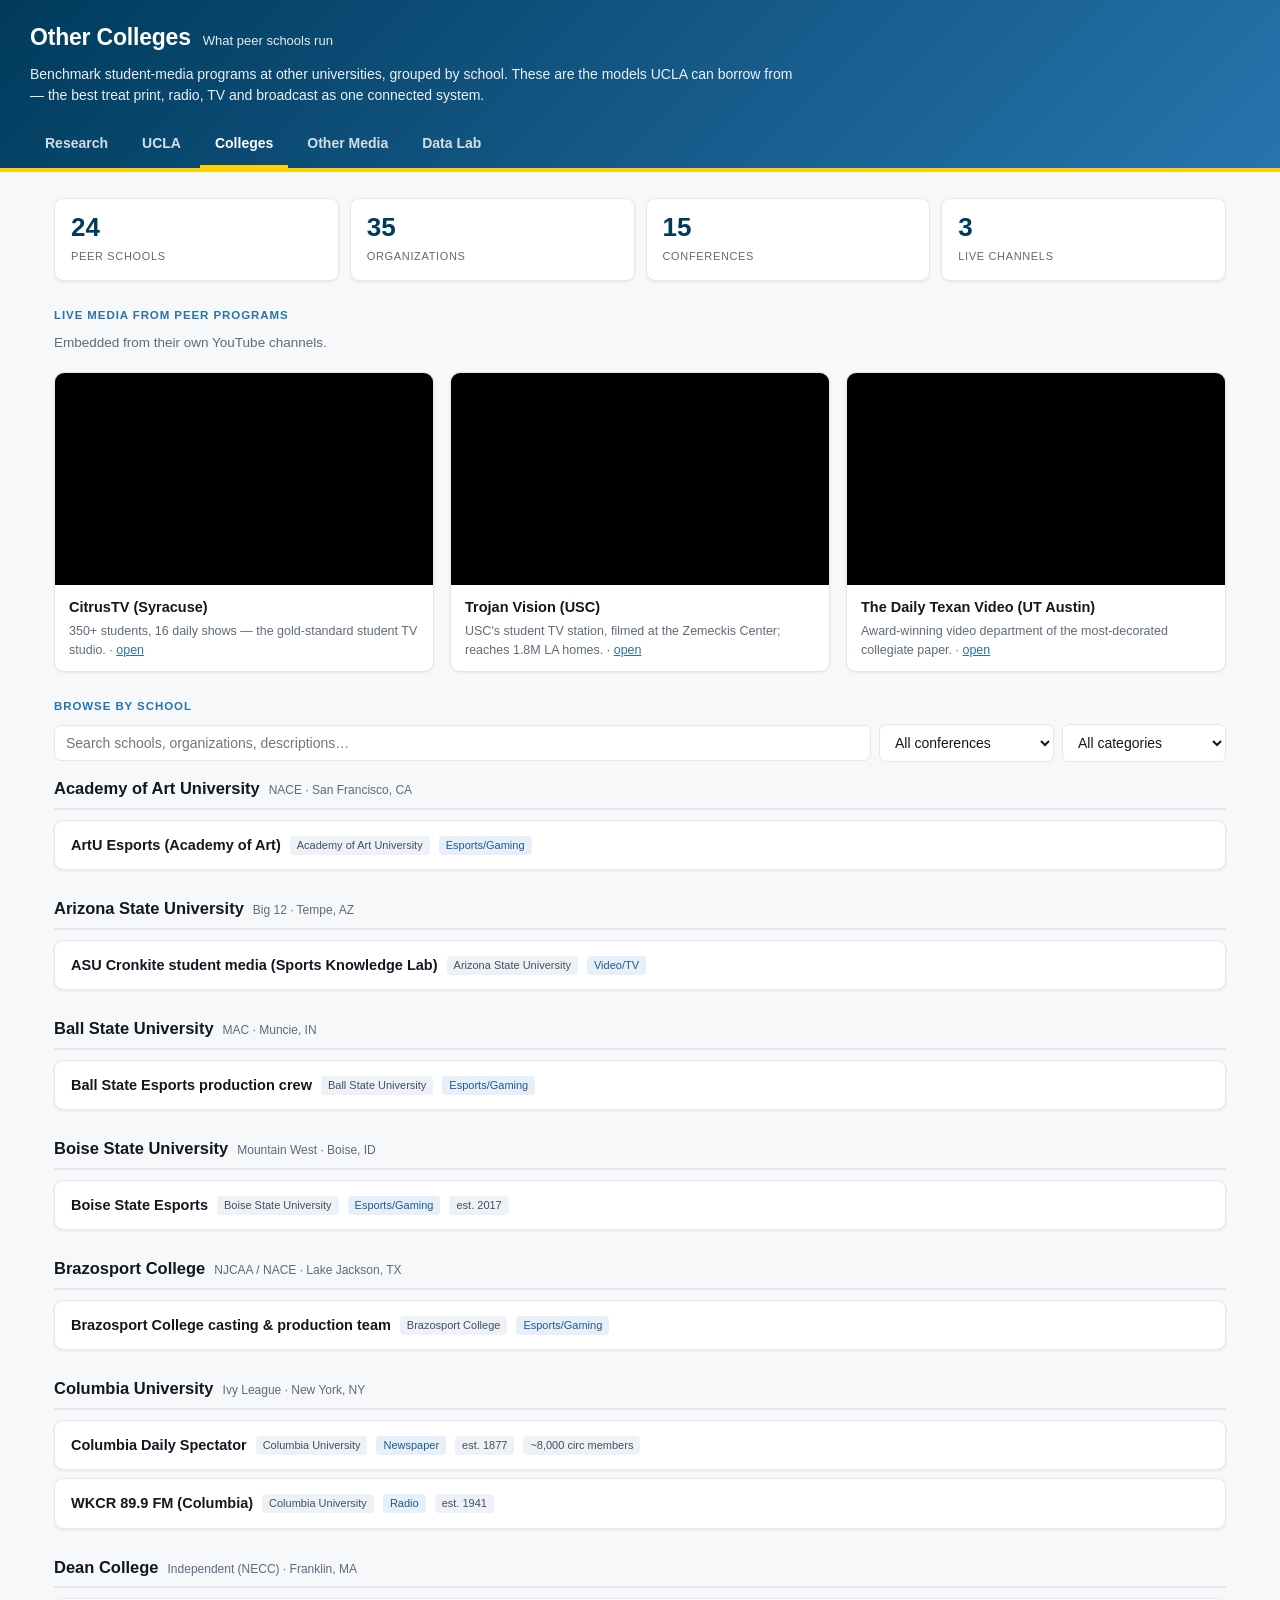
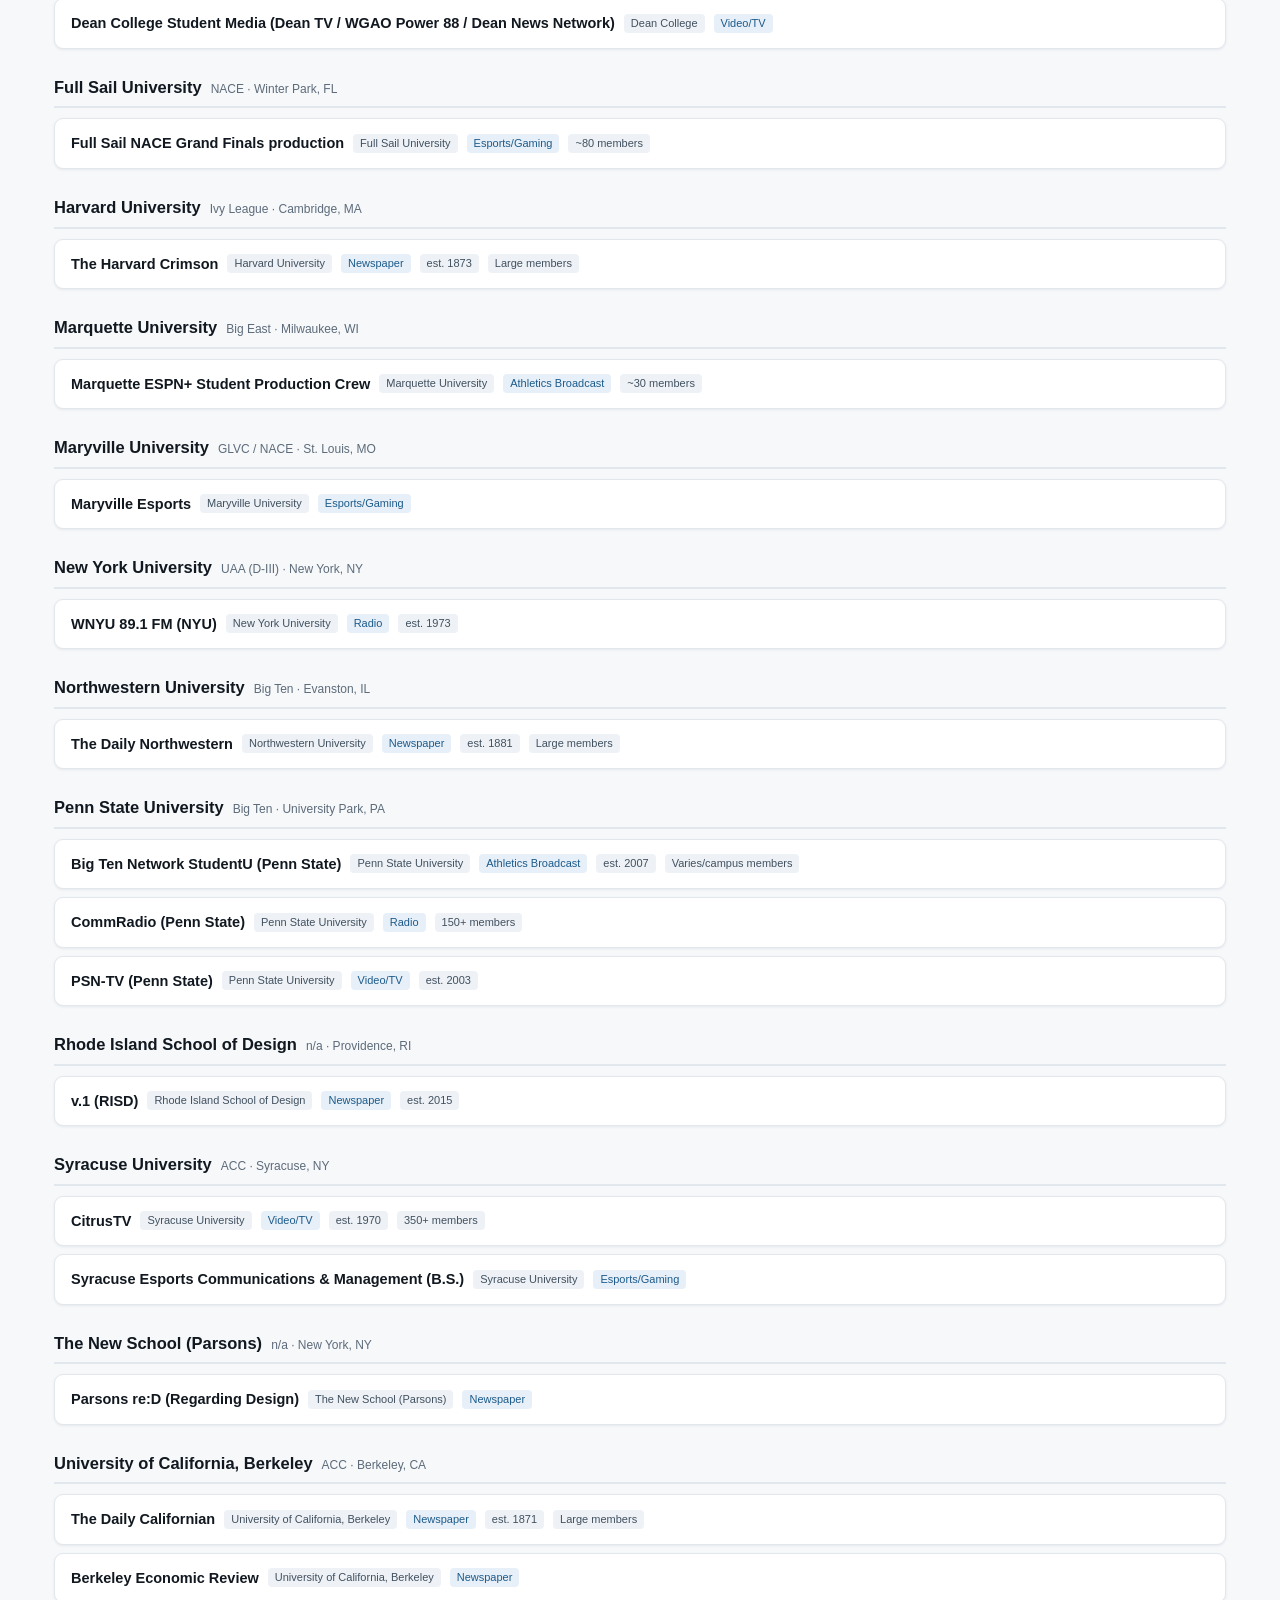
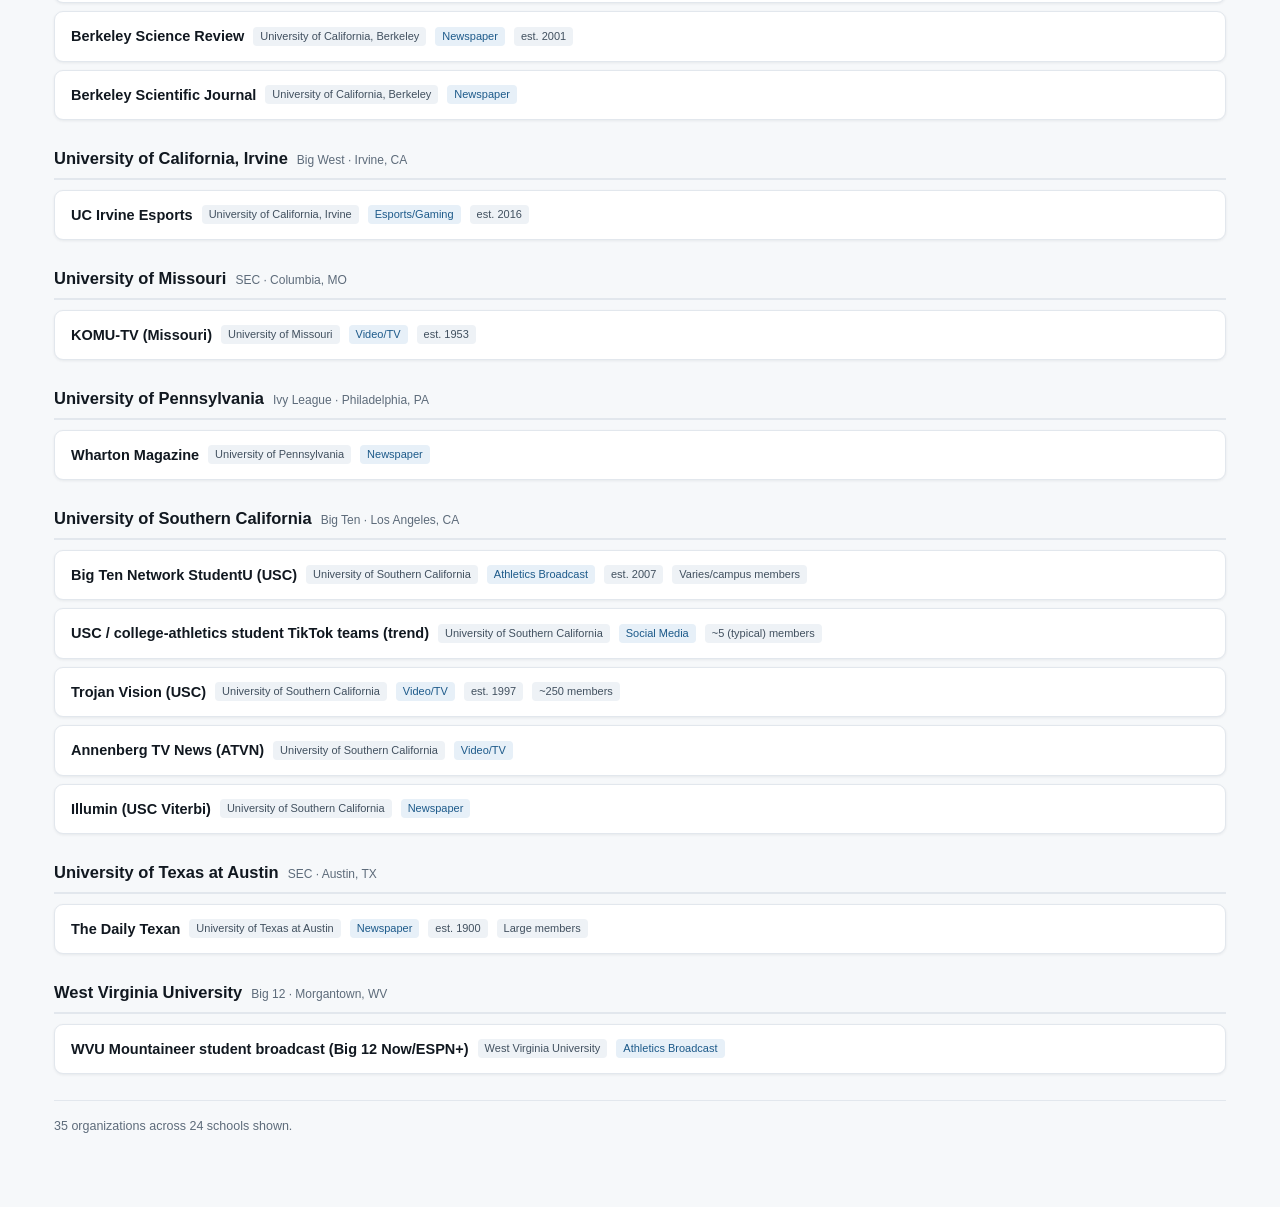
<file: colleges.html>
<!DOCTYPE html>
<html lang="en">
<head>
<meta charset="utf-8">
<meta name="viewport" content="width=device-width, initial-scale=1">
<title>Colleges — BruinCast</title>
<link rel="stylesheet" href="assets/app.css">
</head>
<body>
<header>
  <div class="hwrap">
    <div class="brand"><h1>Other Colleges</h1>
      <span class="tag-line">What peer schools run</span></div>
    <p class="lead">Benchmark student-media programs at other universities, grouped by school. These are the
      models UCLA can borrow from — the best treat print, radio, TV and broadcast as one connected system.</p>
    <nav class="site">
      <a href="index.html">Research</a>
      <a href="ucla.html">UCLA</a>
      <a href="colleges.html" aria-current="page">Colleges</a>
      <a href="other-media.html">Other Media</a>
      <a href="data-lab.html">Data Lab</a>
    </nav>
  </div>
</header>

<div class="wrap">
  <div class="stats" id="stats"></div>

  <div class="eyebrow">Live media from peer programs</div>
  <p class="sub">Embedded from their own YouTube channels.</p>
  <div id="embeds"></div>

  <div class="eyebrow">Browse by school</div>
  <div class="controls">
    <input type="search" id="q" placeholder="Search schools, organizations, descriptions…">
    <select id="conf"><option value="">All conferences</option></select>
    <select id="cat"><option value="">All categories</option></select>
  </div>
  <div id="groups"></div>

  <footer id="foot"></footer>
</div>

<script src="assets/data.js"></script>
<script src="assets/site.js"></script>
<script>
const {DB, el, esc, by, embeds, orgDetails} = BC;
const UCLA = (DB.schools.find(s=>/Los Angeles/.test(s.school_name))||{}).school_id;

// only non-UCLA schools that actually have organizations
const peerOrgs = DB.organizations.filter(o=>String(o.school_id)!==String(UCLA));
const peerSchoolIds = [...new Set(peerOrgs.map(o=>String(o.school_id)))];

el("stats").innerHTML = [
  ["Peer schools", peerSchoolIds.length],
  ["Organizations", peerOrgs.length],
  ["Conferences", new Set(peerSchoolIds.map(id=>{const s=by(DB.schools,"school_id",id);return s&&s.conference;}).filter(Boolean)).size],
  ["Live channels", BC.where(DB.media_embeds,"page","colleges").length],
].map(([k,v])=>`<div class="stat"><b>${v}</b><span>${k}</span></div>`).join("");

el("embeds").innerHTML = embeds("colleges");

// filter controls
const confs = [...new Set(peerSchoolIds.map(id=>{const s=by(DB.schools,"school_id",id);return s&&s.conference;}).filter(Boolean))].sort();
el("conf").innerHTML = '<option value="">All conferences</option>' + confs.map(c=>`<option>${esc(c)}</option>`).join("");
el("cat").innerHTML = '<option value="">All categories</option>' +
  DB.categories.map(c=>`<option value="${c.category_id}">${esc(c.category_name)}</option>`).join("");

function render(){
  const q = el("q").value.toLowerCase().trim();
  const cf = el("conf").value, ct = el("cat").value;

  const schools = peerSchoolIds
    .map(id=>by(DB.schools,"school_id",id))
    .filter(Boolean)
    .filter(s=>!cf || s.conference===cf)
    .sort((a,b)=>a.school_name.localeCompare(b.school_name));

  let html = "", shown = 0;
  schools.forEach(s=>{
    let orgs = peerOrgs.filter(o=>String(o.school_id)===String(s.school_id));
    if(ct) orgs = orgs.filter(o=>String(o.category_id)===ct);
    if(q) orgs = orgs.filter(o=>{
      const cat = by(DB.categories,"category_id",o.category_id);
      return [o.org_name,o.what_they_create,o.how_run_notes,s.school_name,cat&&cat.category_name]
        .join(" ").toLowerCase().includes(q);
    });
    if(!orgs.length) return;
    shown += orgs.length;
    html += `<div class="schoolgroup">
      <h3>${esc(s.school_name)} <span class="conf">${esc(s.conference||"")} · ${esc(s.location||"")}</span></h3>
      ${orgs.map(orgDetails).join("")}</div>`;
  });
  el("groups").innerHTML = html || `<div class="empty">No organizations match those filters.</div>`;
  el("foot").textContent = `${shown} organizations across ${schools.length} schools shown.`;
}

["q","conf","cat"].forEach(id=>el(id).addEventListener("input",render));
render();
</script>
</body>
</html>
</file>
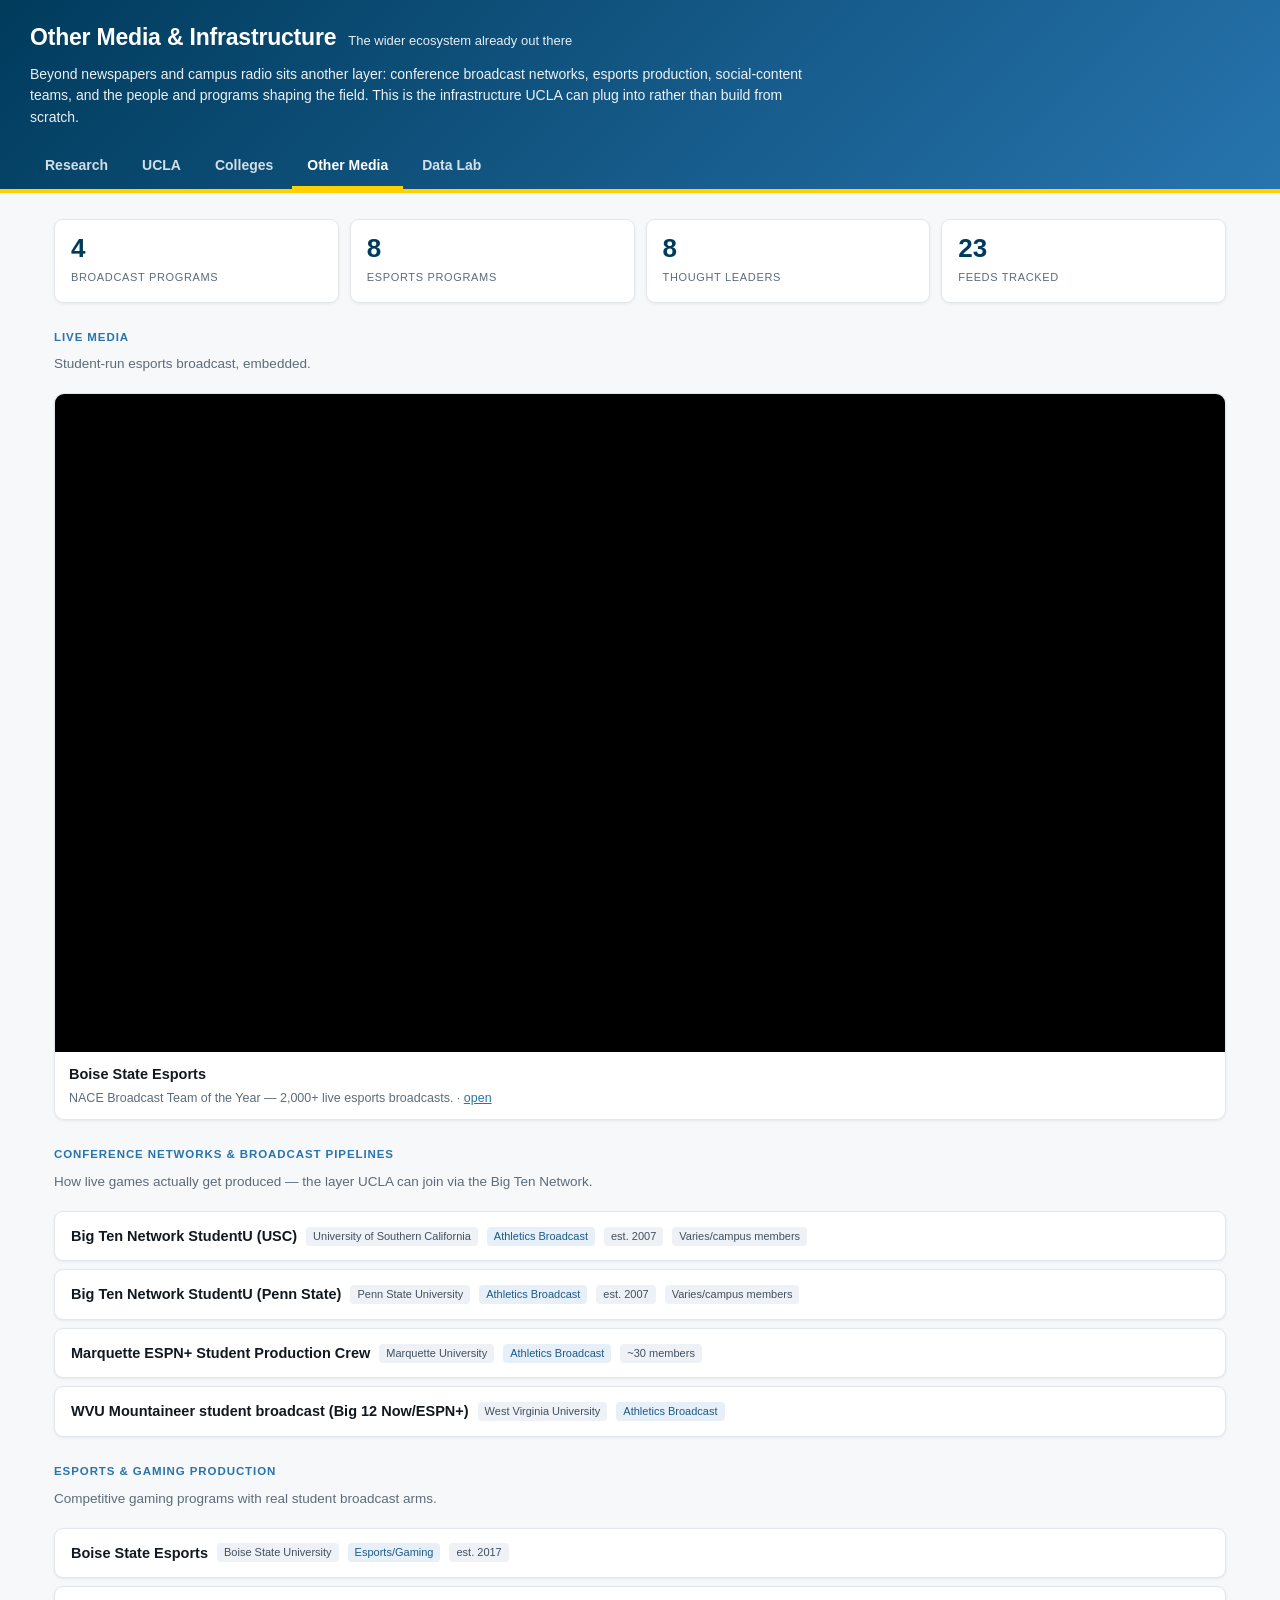
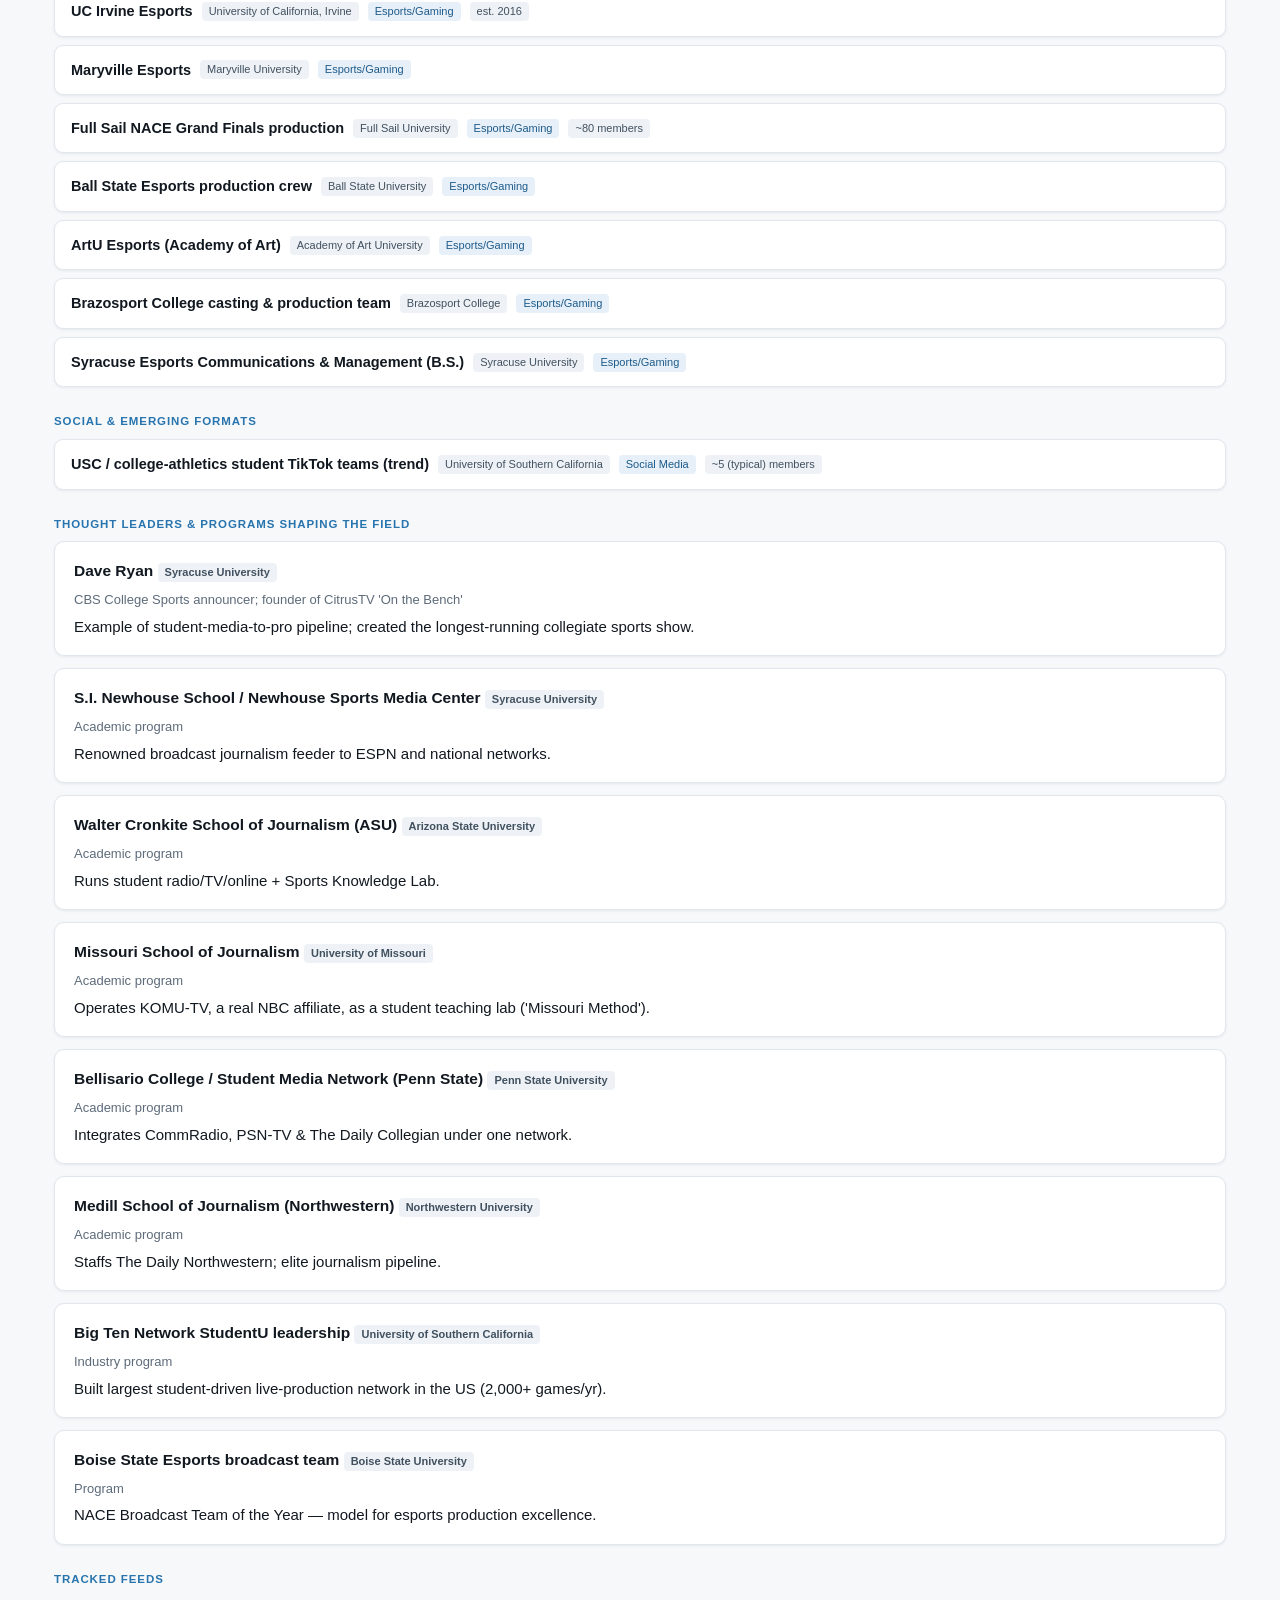
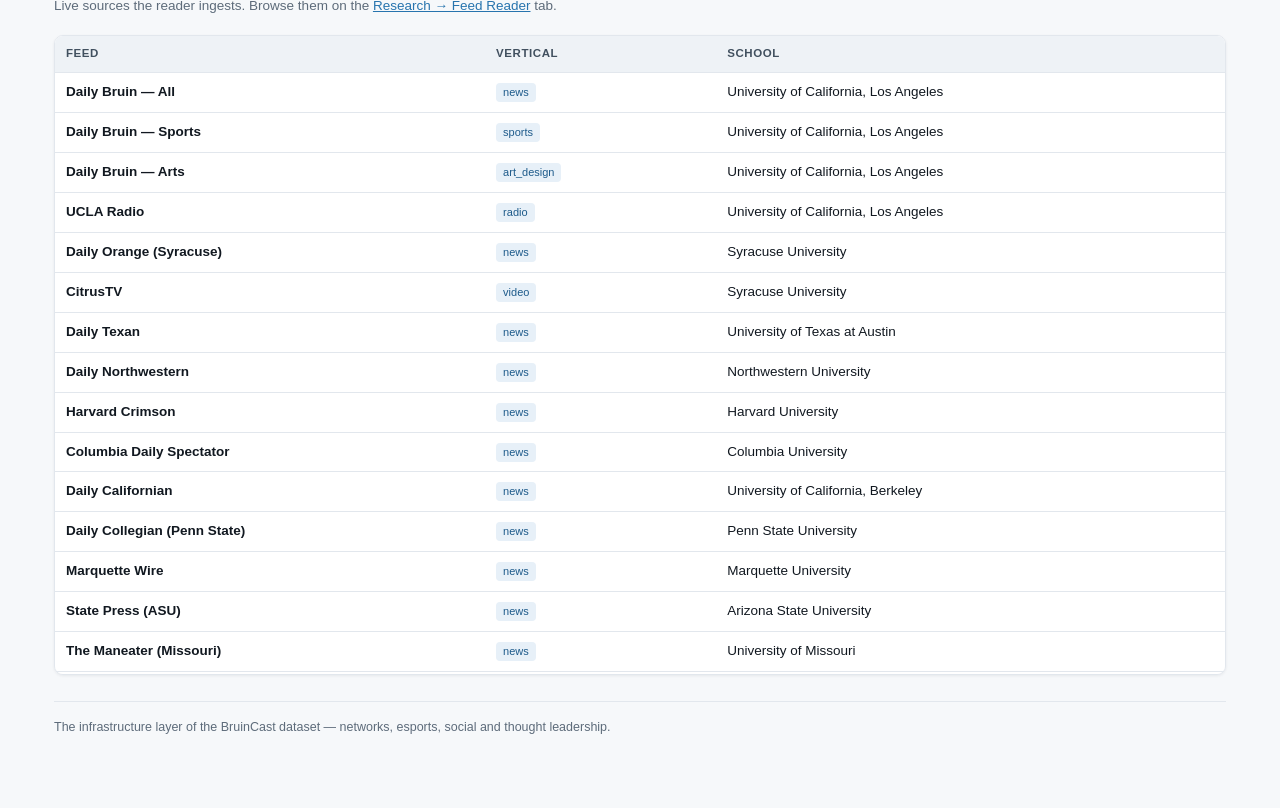
<file: other-media.html>
<!DOCTYPE html>
<html lang="en">
<head>
<meta charset="utf-8">
<meta name="viewport" content="width=device-width, initial-scale=1">
<title>Other Media — BruinCast</title>
<link rel="stylesheet" href="assets/app.css">
</head>
<body>
<header>
  <div class="hwrap">
    <div class="brand"><h1>Other Media &amp; Infrastructure</h1>
      <span class="tag-line">The wider ecosystem already out there</span></div>
    <p class="lead">Beyond newspapers and campus radio sits another layer: conference broadcast networks,
      esports production, social-content teams, and the people and programs shaping the field. This is the
      infrastructure UCLA can plug into rather than build from scratch.</p>
    <nav class="site">
      <a href="index.html">Research</a>
      <a href="ucla.html">UCLA</a>
      <a href="colleges.html">Colleges</a>
      <a href="other-media.html" aria-current="page">Other Media</a>
      <a href="data-lab.html">Data Lab</a>
    </nav>
  </div>
</header>

<div class="wrap">
  <div class="stats" id="stats"></div>

  <div class="eyebrow">Live media</div>
  <p class="sub">Student-run esports broadcast, embedded.</p>
  <div id="embeds"></div>

  <div class="eyebrow">Conference networks &amp; broadcast pipelines</div>
  <p class="sub">How live games actually get produced — the layer UCLA can join via the Big Ten Network.</p>
  <div id="broadcast"></div>

  <div class="eyebrow">Esports &amp; gaming production</div>
  <p class="sub">Competitive gaming programs with real student broadcast arms.</p>
  <div id="esports"></div>

  <div class="eyebrow">Social &amp; emerging formats</div>
  <div id="social"></div>

  <div class="eyebrow">Thought leaders &amp; programs shaping the field</div>
  <div id="leaders"></div>

  <div class="eyebrow">Tracked feeds</div>
  <p class="sub">Live sources the reader ingests. Browse them on the <a href="index.html">Research → Feed Reader</a> tab.</p>
  <div id="feeds"></div>

  <footer id="foot"></footer>
</div>

<script src="assets/data.js"></script>
<script src="assets/site.js"></script>
<script>
const {DB, el, esc, by, where, embeds, orgDetails} = BC;
const catId = (name)=>{const c=DB.categories.find(c=>c.category_name===name);return c&&c.category_id;};

const broadcast = where(DB.organizations,"category_id",catId("Athletics Broadcast"));
const esports   = where(DB.organizations,"category_id",catId("Esports/Gaming"));
const social    = where(DB.organizations,"category_id",catId("Social Media"));

el("stats").innerHTML = [
  ["Broadcast programs", broadcast.length],
  ["Esports programs", esports.length],
  ["Thought leaders", DB.thought_leaders.length],
  ["Feeds tracked", DB.feeds.length],
].map(([k,v])=>`<div class="stat"><b>${v}</b><span>${k}</span></div>`).join("");

el("embeds").innerHTML = embeds("other");
el("broadcast").innerHTML = broadcast.map(orgDetails).join("");
el("esports").innerHTML = esports.map(orgDetails).join("");
el("social").innerHTML = social.length ? social.map(orgDetails).join("")
  : `<div class="empty">No dedicated social-content orgs catalogued yet — an emerging area.</div>`;

el("leaders").innerHTML = DB.thought_leaders.map(l=>{
  const s = by(DB.schools,"school_id",l.school_id);
  return `<div class="card"><h3>${esc(l.name)} ${s?`<span class="tag">${esc(s.school_name)}</span>`:""}</h3>
    <p style="margin:.2em 0;color:var(--muted);font-size:13px">${esc(l.role)}</p>
    <p style="margin:.3em 0 0">${esc(l.note)}</p></div>`;
}).join("");

el("feeds").innerHTML = `<div class="tablewrap"><table>
  <thead><tr><th>Feed</th><th>Vertical</th><th>School</th></tr></thead><tbody>` +
  DB.feeds.map(f=>{const s=by(DB.schools,"school_id",f.school_id);
    return `<tr><td><strong>${esc(f.feed_name)}</strong></td>
      <td><span class="tag blue">${esc(f.vertical)}</span></td>
      <td>${s?esc(s.school_name):"—"}</td></tr>`;}).join("") +
  `</tbody></table></div>`;

el("foot").textContent = "The infrastructure layer of the BruinCast dataset — networks, esports, social and thought leadership.";
</script>
</body>
</html>
</file>
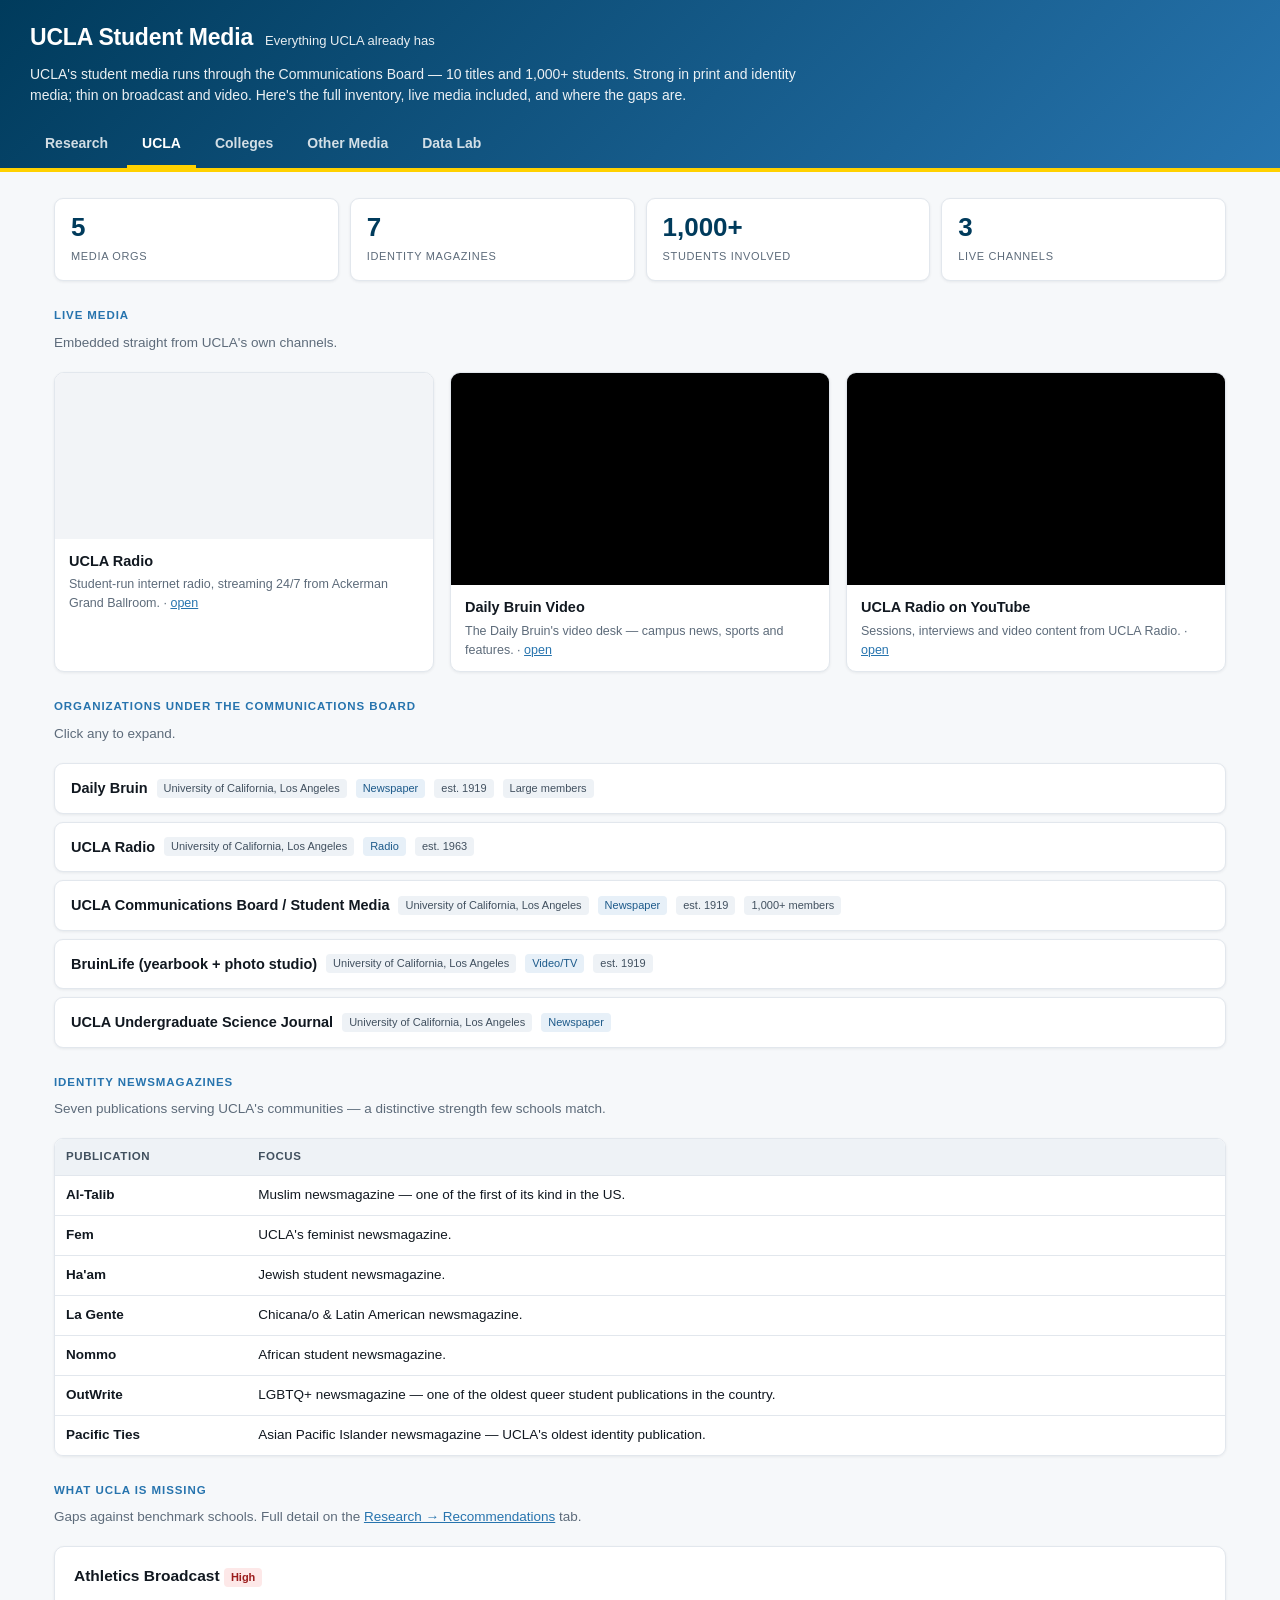
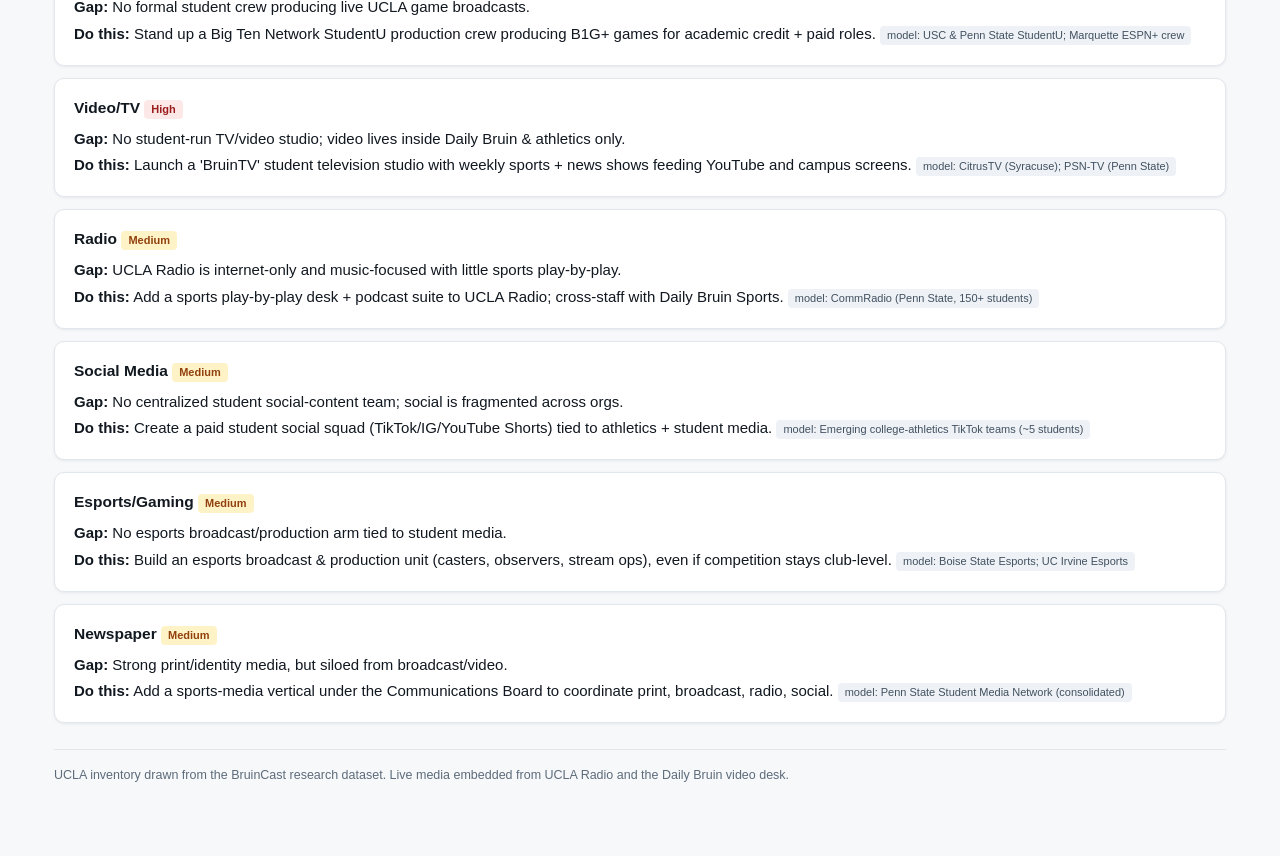
<file: ucla.html>
<!DOCTYPE html>
<html lang="en">
<head>
<meta charset="utf-8">
<meta name="viewport" content="width=device-width, initial-scale=1">
<title>UCLA — BruinCast</title>
<link rel="stylesheet" href="assets/app.css">
</head>
<body>
<header>
  <div class="hwrap">
    <div class="brand"><h1>UCLA Student Media</h1>
      <span class="tag-line">Everything UCLA already has</span></div>
    <p class="lead">UCLA's student media runs through the Communications Board — 10 titles and 1,000+ students.
      Strong in print and identity media; thin on broadcast and video. Here's the full inventory, live media
      included, and where the gaps are.</p>
    <nav class="site">
      <a href="index.html">Research</a>
      <a href="ucla.html" aria-current="page">UCLA</a>
      <a href="colleges.html">Colleges</a>
      <a href="other-media.html">Other Media</a>
      <a href="data-lab.html">Data Lab</a>
    </nav>
  </div>
</header>

<div class="wrap">
  <div class="stats" id="stats"></div>

  <div class="eyebrow">Live media</div>
  <p class="sub">Embedded straight from UCLA's own channels.</p>
  <div id="embeds"></div>

  <div class="eyebrow">Organizations under the Communications Board</div>
  <p class="sub">Click any to expand.</p>
  <div id="orgs"></div>

  <div class="eyebrow">Identity newsmagazines</div>
  <p class="sub">Seven publications serving UCLA's communities — a distinctive strength few schools match.</p>
  <div id="mags"></div>

  <div class="eyebrow">What UCLA is missing</div>
  <p class="sub">Gaps against benchmark schools. Full detail on the <a href="index.html">Research → Recommendations</a> tab.</p>
  <div id="gaps"></div>

  <footer id="foot"></footer>
</div>

<script src="assets/data.js"></script>
<script src="assets/site.js"></script>
<script>
const {DB, el, esc, where, embeds, orgDetails} = BC;
const UCLA = (DB.schools.find(s=>/Los Angeles/.test(s.school_name))||{}).school_id;
const uclaOrgs = DB.organizations.filter(o=>String(o.school_id)===String(UCLA));

el("stats").innerHTML = [
  ["Media orgs", uclaOrgs.length],
  ["Identity magazines", DB.ucla_extra.length],
  ["Students involved", "1,000+"],
  ["Live channels", where(DB.media_embeds,"page","ucla").length],
].map(([k,v])=>`<div class="stat"><b>${v}</b><span>${k}</span></div>`).join("");

el("embeds").innerHTML = embeds("ucla");
el("orgs").innerHTML = uclaOrgs.map(orgDetails).join("");
el("mags").innerHTML = `<div class="tablewrap"><table>
  <thead><tr><th>Publication</th><th>Focus</th></tr></thead><tbody>` +
  DB.ucla_extra.map(m=>`<tr><td><strong>${esc(m.name)}</strong></td><td>${esc(m.desc)}</td></tr>`).join("") +
  `</tbody></table></div>`;

el("gaps").innerHTML = DB.ucla_recommendations
  .filter(r=>r.priority==="High" || r.priority==="Medium")
  .sort((a,b)=>(a.priority==="High"?0:1)-(b.priority==="High"?0:1))
  .map(r=>{
    const cat = DB.categories.find(c=>String(c.category_id)===String(r.category_id));
    const cls = r.priority==="High"?"hi":"med";
    return `<div class="card"><h3>${cat?esc(cat.category_name):"General"}
      <span class="tag ${cls}">${esc(r.priority)}</span></h3>
      <p style="margin:.2em 0"><strong>Gap:</strong> ${esc(r.gap)}</p>
      <p style="margin:.2em 0"><strong>Do this:</strong> ${esc(r.recommendation)}
      <span class="tag">model: ${esc(r.model_to_copy)}</span></p></div>`;
  }).join("");

el("foot").innerHTML = 'UCLA inventory drawn from the BruinCast research dataset. '+
  'Live media embedded from UCLA Radio and the Daily Bruin video desk.';
</script>
</body>
</html>
</file>
<file: assets/app.css>
/* BruinCast — shared design system */
:root{
  --blue:#2774AE; --blue-dk:#003B5C; --gold:#FFD100;
  --bg:#f6f8fa; --card:#fff; --ink:#111820; --muted:#5d6b7a; --line:#e2e7ed;
  --shadow:0 1px 3px rgba(16,24,40,.07);
  --mono:ui-monospace,SFMono-Regular,Menlo,Consolas,monospace;
}
*{box-sizing:border-box}
body{margin:0;background:var(--bg);color:var(--ink);
     font:15px/1.55 -apple-system,BlinkMacSystemFont,"Segoe UI",Roboto,Arial,sans-serif}
a{color:var(--blue)}
img{max-width:100%}

/* header + nav */
header{background:linear-gradient(135deg,var(--blue-dk),var(--blue));color:#fff;
       padding:20px 24px 0;border-bottom:4px solid var(--gold)}
.hwrap{max-width:1220px;margin:0 auto}
.brand{display:flex;align-items:baseline;gap:12px;flex-wrap:wrap}
header h1{margin:0;font-size:23px;letter-spacing:-.2px}
header .tag-line{font-size:13px;opacity:.9}
header p.lead{margin:8px 0 16px;font-size:14px;opacity:.92;max-width:780px}

nav.site{display:flex;gap:4px;flex-wrap:wrap;margin-top:14px}
nav.site a{color:rgba(255,255,255,.82);text-decoration:none;padding:10px 15px;font-size:14px;
  font-weight:600;border-bottom:3px solid transparent}
nav.site a:hover{color:#fff}
nav.site a[aria-current=page]{color:#fff;border-bottom-color:var(--gold)}

nav.tabs{display:flex;gap:2px;flex-wrap:wrap;margin-top:2px;
  border-top:1px solid rgba(255,255,255,.15);padding-top:2px}
nav.tabs button{background:transparent;border:0;color:rgba(255,255,255,.78);cursor:pointer;
  padding:9px 14px;font-size:13.5px;border-bottom:3px solid transparent;font-weight:500}
nav.tabs button:hover{color:#fff}
nav.tabs button[aria-selected=true]{color:#fff;border-bottom-color:var(--gold)}

.wrap{max-width:1220px;margin:0 auto;padding:26px 24px 70px}
section.pane[hidden]{display:none}
h2{font-size:19px;margin:0 0 4px}
.sub{color:var(--muted);font-size:13.5px;margin:0 0 18px}
.eyebrow{font-size:11.5px;text-transform:uppercase;letter-spacing:.08em;color:var(--blue);
  font-weight:700;margin:26px 0 8px}

/* stats */
.stats{display:grid;grid-template-columns:repeat(auto-fit,minmax(132px,1fr));gap:11px;margin-bottom:22px}
.stat{background:var(--card);border:1px solid var(--line);border-radius:9px;padding:14px 16px;box-shadow:var(--shadow)}
.stat b{display:block;font-size:26px;line-height:1.15;color:var(--blue-dk)}
.stat span{font-size:11px;color:var(--muted);text-transform:uppercase;letter-spacing:.06em}

/* cards */
.card{background:var(--card);border:1px solid var(--line);border-radius:10px;
      padding:17px 19px;box-shadow:var(--shadow);margin-bottom:12px}
.card h3{margin:0 0 7px;font-size:15.5px}
.finding{border-left:4px solid var(--gold)}

/* controls */
.controls{display:flex;gap:8px;flex-wrap:wrap;margin-bottom:14px;align-items:center}
input[type=search],select,textarea{padding:9px 11px;border:1px solid var(--line);
      border-radius:7px;background:var(--card);font-size:14px;color:var(--ink);font-family:inherit}
input[type=search]{flex:1;min-width:220px}
button.act{background:var(--blue);color:#fff;border:0;border-radius:7px;padding:9px 17px;
      font-size:14px;cursor:pointer;font-weight:500}
button.act:hover{background:var(--blue-dk)}
button.chip{border:1px solid var(--line);background:var(--card);border-radius:999px;
      padding:6px 13px;font-size:12.5px;cursor:pointer;color:var(--muted)}
button.chip[aria-pressed=true]{background:var(--blue);border-color:var(--blue);color:#fff}

/* tables */
table{width:100%;border-collapse:collapse;background:var(--card);font-size:13.5px}
.tablewrap{border:1px solid var(--line);border-radius:9px;overflow:auto;box-shadow:var(--shadow);max-height:640px}
th{background:#eef2f6;text-align:left;padding:9px 11px;font-size:11.5px;text-transform:uppercase;
   letter-spacing:.05em;color:#41505f;position:sticky;top:0;white-space:nowrap;border-bottom:1px solid var(--line)}
td{padding:9px 11px;border-top:1px solid var(--line);vertical-align:top}
tbody tr:hover{background:#f8fafc}
.num{text-align:right;font-variant-numeric:tabular-nums}

/* tags */
.tag{background:#eef2f6;border-radius:4px;padding:1px 7px;font-size:11px;color:#41505f;white-space:nowrap;display:inline-block}
.tag.hi{background:#fde8e8;color:#9b1c1c}
.tag.med{background:#fef3c7;color:#92400e}
.tag.low{background:#e6f4ea;color:#1e6b34}
.tag.blue{background:#e7f0f8;color:#1d5a8a}
.tag.gold{background:#fff6cc;color:#7a5c00}

/* expandable org rows */
details.org{background:var(--card);border:1px solid var(--line);border-radius:9px;
      margin-bottom:8px;box-shadow:var(--shadow)}
details.org summary{padding:13px 16px;cursor:pointer;list-style:none;display:flex;
      gap:9px;align-items:center;flex-wrap:wrap}
details.org summary::-webkit-details-marker{display:none}
details.org summary strong{font-size:14.5px}
details.org .detail{padding:0 16px 15px;border-top:1px solid var(--line);margin-top:2px;padding-top:12px}
.kv{display:grid;grid-template-columns:150px 1fr;gap:5px 14px;font-size:13.5px}
.kv dt{color:var(--muted);font-size:12px;text-transform:uppercase;letter-spacing:.04em}
.kv dd{margin:0}

/* school group heading (Colleges page) */
.schoolgroup{margin-bottom:26px}
.schoolgroup h3{display:flex;align-items:baseline;gap:9px;font-size:16.5px;margin:0 0 10px;
  padding-bottom:6px;border-bottom:2px solid var(--line)}
.schoolgroup h3 .conf{font-size:12px;color:var(--muted);font-weight:500}

/* media embeds */
.embeds{display:grid;grid-template-columns:repeat(auto-fit,minmax(320px,1fr));gap:16px;margin-bottom:8px}
.embed{background:var(--card);border:1px solid var(--line);border-radius:10px;overflow:hidden;box-shadow:var(--shadow)}
.embed .frame{position:relative;width:100%;aspect-ratio:16/9;background:#000}
.embed .frame iframe{position:absolute;inset:0;width:100%;height:100%;border:0}
.embed.audio .frame{aspect-ratio:auto;height:166px;background:#f2f4f7}
.embed .cap{padding:11px 14px}
.embed .cap h4{margin:0 0 3px;font-size:14.5px}
.embed .cap p{margin:0;font-size:12.5px;color:var(--muted)}

/* code / notes */
textarea{width:100%;min-height:112px;font-family:var(--mono);font-size:13px;line-height:1.5;resize:vertical}
.sqlbar{display:flex;gap:8px;align-items:center;flex-wrap:wrap;margin:10px 0 14px}
.err{background:#fde8e8;color:#9b1c1c;padding:11px 14px;border-radius:8px;font-size:13.5px;font-family:var(--mono);white-space:pre-wrap}
.note{background:#e7f0f8;border:1px solid #c9dcee;color:#1d5a8a;padding:12px 15px;border-radius:8px;font-size:13.5px;margin-bottom:14px}
code{background:#eef2f6;padding:2px 6px;border-radius:4px;font-family:var(--mono);font-size:12.5px}
.schema{font-family:var(--mono);font-size:12.5px;color:#41505f;line-height:1.75}
.schema b{color:var(--blue-dk)}

/* reader items */
.item{background:var(--card);border:1px solid var(--line);border-radius:9px;padding:14px 16px;
      margin-bottom:9px;box-shadow:var(--shadow);display:flex;gap:14px}
.thumb{width:118px;height:66px;object-fit:cover;border-radius:6px;flex:none;background:#e9edf1}
.item h3{margin:0 0 5px;font-size:15px;line-height:1.35}
.item h3 a{color:var(--ink);text-decoration:none}
.item h3 a:hover{color:var(--blue);text-decoration:underline}
.meta{font-size:12px;color:var(--muted);display:flex;gap:7px;flex-wrap:wrap;align-items:center}
.summary{margin:7px 0 0;font-size:13.5px;color:#41505f;
         display:-webkit-box;-webkit-line-clamp:2;-webkit-box-orient:vertical;overflow:hidden}
.empty{background:var(--card);border:1px dashed var(--line);border-radius:9px;padding:32px;text-align:center;color:var(--muted)}
footer{color:var(--muted);font-size:12.5px;margin-top:26px;padding-top:16px;border-top:1px solid var(--line)}

@media(max-width:640px){ .kv{grid-template-columns:1fr} .thumb{display:none} }
</file>
